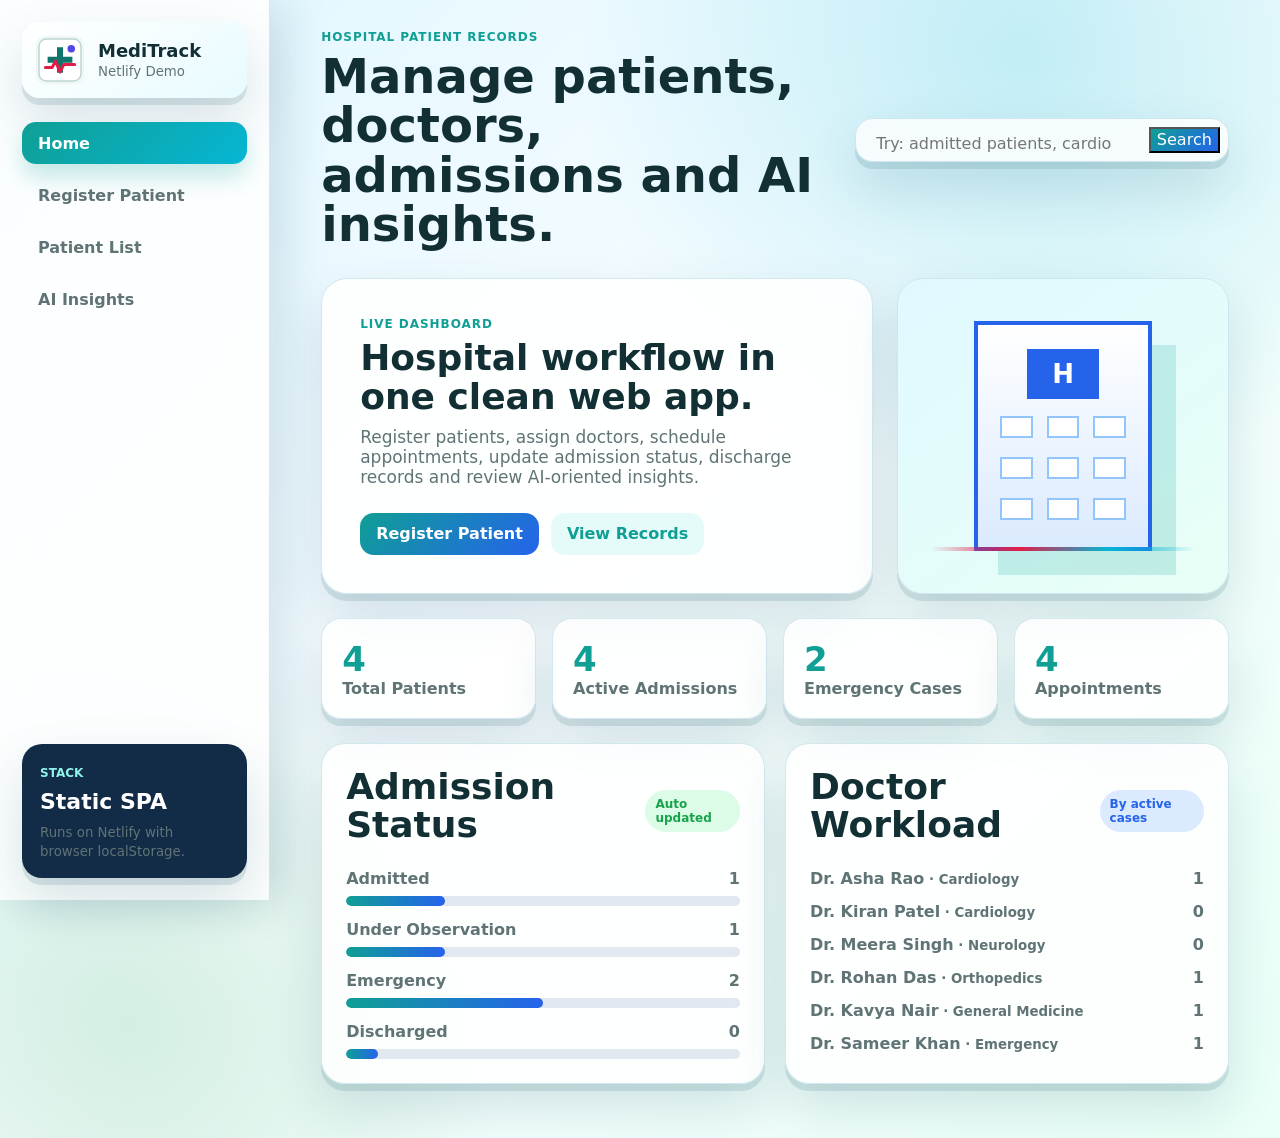
<file: Day8_HospitalPatientRecords/netlify-static/index.html>
<!doctype html>
<html lang="en">
<head>
  <meta charset="utf-8">
  <meta name="viewport" content="width=device-width, initial-scale=1">
  <title>Hospital Patient Records</title>
  <link rel="stylesheet" href="styles.css">
</head>
<body>
  <aside class="sidebar">
    <a class="brand" href="#home" aria-label="Hospital records home">
      <img src="assets/meditrack_logo.svg" alt="">
      <span>
        <strong>MediTrack</strong>
        <small>Netlify Demo</small>
      </span>
    </a>
    <nav class="nav">
      <a href="#home" class="nav-link active" data-view="home">Home</a>
      <a href="#register" class="nav-link" data-view="register">Register Patient</a>
      <a href="#records" class="nav-link" data-view="records">Patient List</a>
      <a href="#ai" class="nav-link" data-view="ai">AI Insights</a>
    </nav>
    <div class="side-card">
      <span>Stack</span>
      <strong>Static SPA</strong>
      <small>Runs on Netlify with browser localStorage.</small>
    </div>
  </aside>

  <main class="app">
    <header class="topbar">
      <div>
        <p class="eyebrow">Hospital Patient Records</p>
        <h1>Manage patients, doctors, admissions and AI insights.</h1>
      </div>
      <div class="search-box">
        <input id="smartSearch" type="search" placeholder="Try: admitted patients, cardiology, HP-1001">
        <button id="searchBtn" type="button">Search</button>
      </div>
    </header>

    <section id="home" class="view active-view">
      <div class="hero-grid">
        <article class="hero-card">
          <p class="eyebrow">Live Dashboard</p>
          <h2>Hospital workflow in one clean web app.</h2>
          <p>Register patients, assign doctors, schedule appointments, update admission status, discharge records and review AI-oriented insights.</p>
          <div class="hero-actions">
            <a class="button primary" href="#register" data-view="register">Register Patient</a>
            <a class="button ghost" href="#records" data-view="records">View Records</a>
          </div>
        </article>
        <article class="hospital-visual" aria-label="Hospital illustration">
          <div class="building">
            <span>H</span>
            <i></i><i></i><i></i><i></i><i></i><i></i><i></i><i></i><i></i>
          </div>
          <div class="pulse-line"></div>
        </article>
      </div>

      <div class="stats-grid" id="statsGrid"></div>
      <div class="dashboard-grid">
        <section class="panel">
          <div class="panel-head">
            <h2>Admission Status</h2>
            <span class="badge">Auto updated</span>
          </div>
          <div id="statusChart" class="bar-list"></div>
        </section>
        <section class="panel">
          <div class="panel-head">
            <h2>Doctor Workload</h2>
            <span class="badge blue">By active cases</span>
          </div>
          <div id="doctorWorkload" class="workload-list"></div>
        </section>
      </div>
    </section>

    <section id="register" class="view">
      <div class="section-title">
        <p class="eyebrow">Register Patient</p>
        <h2>Add patient, issue, doctor and appointment details.</h2>
      </div>
      <form id="patientForm" class="form-card">
        <input type="hidden" id="editId">
        <div class="form-grid">
          <label>Name<input id="name" required placeholder="Patient name"></label>
          <label>Age<input id="age" type="number" min="1" max="120" required placeholder="Age"></label>
          <label>Gender<select id="gender" required><option>Male</option><option>Female</option><option>Other</option></select></label>
          <label>Blood Group<select id="blood" required><option>O+</option><option>O-</option><option>A+</option><option>A-</option><option>B+</option><option>B-</option><option>AB+</option><option>AB-</option></select></label>
          <label>Phone<input id="phone" required placeholder="Phone number"></label>
          <label>Department<select id="dept" required></select></label>
          <label>Doctor<select id="doctor" required></select></label>
          <label>Ward<input id="ward" required placeholder="General / ICU / Emergency"></label>
          <label>Status<select id="status"><option>Admitted</option><option>Under Observation</option><option>Emergency</option><option>Discharged</option></select></label>
          <label>Appointment Date<input id="appointmentAt" type="datetime-local"></label>
          <label class="span-2">Patient Issue<textarea id="issue" required placeholder="Example: Chest pain, fever, fracture, breathing issue"></textarea></label>
          <label class="span-2">Address<textarea id="address" required placeholder="Patient address"></textarea></label>
          <label class="span-2">Appointment Notes<textarea id="appointmentNotes" placeholder="Follow-up notes, tests, review instructions"></textarea></label>
        </div>
        <div class="form-actions">
          <button class="button primary" type="submit">Save Patient</button>
          <button class="button ghost" type="button" id="resetForm">Clear</button>
        </div>
      </form>
    </section>

    <section id="records" class="view">
      <div class="section-title">
        <p class="eyebrow">Patient List</p>
        <h2>Search, view, edit and discharge records.</h2>
      </div>
      <div class="records-layout">
        <div class="record-list" id="patientList"></div>
        <aside class="detail-panel" id="detailPanel">
          <div class="empty-state">
            <strong>Select a patient</strong>
            <span>Patient details, AI summary and actions will appear here.</span>
          </div>
        </aside>
      </div>
    </section>

    <section id="ai" class="view">
      <div class="section-title">
        <p class="eyebrow">AI-Oriented Enhancements</p>
        <h2>Rule-based AI demo for summaries, risk, search and analytics.</h2>
      </div>
      <div class="ai-grid" id="aiGrid"></div>
    </section>
  </main>

  <div class="toast" id="toast" role="status" aria-live="polite"></div>
  <script src="app.js"></script>
</body>
</html>
</file>
<file: Day8_HospitalPatientRecords/netlify-static/styles.css>
:root {
  --bg: #eaf7ff;
  --panel: #ffffff;
  --ink: #123034;
  --muted: #607476;
  --line: #cfe6ee;
  --teal: #0f9f95;
  --blue: #2563eb;
  --cyan: #06b6d4;
  --green: #16a34a;
  --amber: #d97706;
  --red: #e11d48;
  --purple: #7c3aed;
  --shadow: 0 24px 52px rgba(31, 84, 110, .16), 0 7px 0 rgba(17, 84, 92, .13);
}

* { box-sizing: border-box; }
html { scroll-behavior: smooth; }
body {
  margin: 0;
  min-height: 100vh;
  color: var(--ink);
  font-family: Inter, "Segoe UI", system-ui, sans-serif;
  background:
    radial-gradient(circle at 80% 5%, rgba(6, 182, 212, .22), transparent 28rem),
    radial-gradient(circle at 10% 90%, rgba(22, 163, 74, .16), transparent 24rem),
    linear-gradient(135deg, #dff6ff, #f8fdff 48%, #e9fff7);
}

a { color: inherit; text-decoration: none; }
button, input, select, textarea { font: inherit; }

.sidebar {
  position: fixed;
  inset: 0 auto 0 0;
  width: 270px;
  padding: 22px;
  background: rgba(255, 255, 255, .86);
  border-right: 1px solid rgba(207, 230, 238, .9);
  box-shadow: 18px 0 42px rgba(31, 84, 110, .14);
  backdrop-filter: blur(18px);
  display: flex;
  flex-direction: column;
  gap: 24px;
}

.brand {
  display: flex;
  align-items: center;
  gap: 14px;
  padding: 14px;
  border-radius: 18px;
  background: linear-gradient(145deg, #fff, #e8fbff);
  box-shadow: var(--shadow);
}
.brand img { width: 48px; height: 48px; }
.brand strong { display: block; font-size: 18px; }
.brand small, .side-card small { color: var(--muted); }

.nav { display: grid; gap: 10px; }
.nav-link, .button {
  border: 0;
  cursor: pointer;
  display: inline-flex;
  align-items: center;
  justify-content: center;
  min-height: 42px;
  padding: 10px 16px;
  border-radius: 14px;
  font-weight: 800;
}
.nav-link {
  justify-content: flex-start;
  color: var(--muted);
}
.nav-link.active, .nav-link:hover {
  color: #fff;
  background: linear-gradient(135deg, var(--teal), var(--cyan));
  box-shadow: 0 14px 22px rgba(15, 159, 149, .22);
}
.side-card {
  margin-top: auto;
  padding: 18px;
  border-radius: 20px;
  background: #122b46;
  color: #fff;
  box-shadow: var(--shadow);
}
.side-card span { color: #8ff3ea; font-size: 12px; text-transform: uppercase; font-weight: 900; }
.side-card strong { display: block; margin: 8px 0; font-size: 22px; }

.app { margin-left: 270px; padding: 30px clamp(22px, 4vw, 54px) 54px; }
.topbar {
  display: flex;
  align-items: center;
  justify-content: space-between;
  gap: 24px;
  margin-bottom: 28px;
}
.eyebrow { margin: 0 0 8px; color: var(--teal); font-size: 12px; font-weight: 900; letter-spacing: .08em; text-transform: uppercase; }
h1, h2, h3, p { margin-top: 0; }
h1 { max-width: 720px; margin-bottom: 0; font-size: clamp(28px, 4vw, 48px); line-height: 1.03; }
h2 { font-size: clamp(24px, 3vw, 36px); line-height: 1.08; margin-bottom: 10px; }

.search-box {
  display: flex;
  gap: 10px;
  width: min(520px, 100%);
  padding: 8px;
  border-radius: 18px;
  background: rgba(255,255,255,.8);
  border: 1px solid var(--line);
  box-shadow: var(--shadow);
}
.search-box input {
  flex: 1;
  min-width: 0;
  border: 0;
  outline: 0;
  background: transparent;
  padding: 0 12px;
}
.search-box button, .primary {
  color: #fff;
  background: linear-gradient(135deg, var(--teal), var(--blue));
}
.ghost { color: var(--teal); background: #e4fbfa; }

.view { display: none; animation: fadeUp .28s ease both; }
.active-view { display: block; }
@keyframes fadeUp { from { opacity: 0; transform: translateY(10px); } }

.hero-grid { display: grid; grid-template-columns: 1.25fr .75fr; gap: 24px; }
.hero-card, .panel, .form-card, .detail-panel, .record-card, .ai-card, .stat-card {
  border: 1px solid rgba(207, 230, 238, .92);
  background: rgba(255,255,255,.88);
  box-shadow: var(--shadow);
  backdrop-filter: blur(14px);
}
.hero-card { padding: 38px; border-radius: 26px; min-height: 310px; }
.hero-card p:not(.eyebrow) { max-width: 620px; color: var(--muted); font-size: 17px; }
.hero-actions { display: flex; gap: 12px; margin-top: 26px; flex-wrap: wrap; }

.hospital-visual {
  min-height: 310px;
  border-radius: 26px;
  display: grid;
  place-items: center;
  position: relative;
  background: linear-gradient(145deg, #dff9ff, #e8fff6);
  border: 1px solid var(--line);
  overflow: hidden;
  box-shadow: var(--shadow);
}
.building {
  width: 178px;
  height: 230px;
  padding: 22px;
  display: grid;
  grid-template-columns: repeat(3, 1fr);
  gap: 14px;
  background: linear-gradient(180deg, #fff, #dbeafe);
  border: 4px solid var(--blue);
  box-shadow: 24px 24px 0 rgba(15, 159, 149, .18);
}
.building span {
  grid-column: 1 / -1;
  place-self: center;
  width: 72px;
  height: 50px;
  display: grid;
  place-items: center;
  color: #fff;
  font-size: 26px;
  font-weight: 900;
  background: var(--blue);
}
.building i { display: block; height: 22px; background: #fff; border: 2px solid #93c5fd; }
.pulse-line {
  position: absolute;
  left: 10%;
  right: 10%;
  bottom: 42px;
  height: 4px;
  background: linear-gradient(90deg, transparent, var(--red), var(--cyan), transparent);
}

.stats-grid { display: grid; grid-template-columns: repeat(4, 1fr); gap: 16px; margin: 24px 0; }
.stat-card { padding: 20px; border-radius: 20px; }
.stat-card strong { display: block; font-size: 34px; color: var(--teal); }
.stat-card span { color: var(--muted); font-weight: 800; }

.dashboard-grid { display: grid; grid-template-columns: 1fr 1fr; gap: 20px; }
.panel { padding: 24px; border-radius: 24px; }
.panel-head { display: flex; justify-content: space-between; align-items: center; gap: 14px; }
.badge { display: inline-flex; padding: 7px 10px; border-radius: 999px; color: var(--green); background: #dcfce7; font-size: 12px; font-weight: 900; }
.badge.blue { color: var(--blue); background: #dbeafe; }
.bar-row, .workload-row { margin-top: 14px; }
.bar-meta, .workload-row { display: flex; justify-content: space-between; gap: 16px; color: var(--muted); font-weight: 800; }
.bar { height: 10px; margin-top: 8px; border-radius: 999px; background: #e2e8f0; overflow: hidden; }
.bar span { display: block; height: 100%; border-radius: inherit; background: linear-gradient(90deg, var(--teal), var(--blue)); }

.section-title { margin: 20px 0 22px; }
.form-card { padding: 24px; border-radius: 24px; }
.form-grid { display: grid; grid-template-columns: repeat(2, minmax(0, 1fr)); gap: 16px; }
label { color: var(--ink); font-size: 13px; font-weight: 900; }
input, select, textarea {
  width: 100%;
  margin-top: 7px;
  border: 1px solid var(--line);
  border-radius: 14px;
  padding: 12px 13px;
  outline: 0;
  background: #fff;
}
textarea { min-height: 90px; resize: vertical; }
.span-2 { grid-column: span 2; }
.form-actions { display: flex; gap: 12px; margin-top: 18px; }

.records-layout { display: grid; grid-template-columns: minmax(0, 1.25fr) 390px; gap: 20px; align-items: start; }
.record-list { display: grid; gap: 14px; }
.record-card {
  display: grid;
  grid-template-columns: auto 1fr auto;
  gap: 16px;
  align-items: center;
  padding: 18px;
  border-radius: 22px;
  cursor: pointer;
}
.record-card:hover { transform: translateY(-2px); }
.avatar {
  width: 58px;
  height: 58px;
  display: grid;
  place-items: center;
  color: #fff;
  border-radius: 18px;
  background: linear-gradient(135deg, var(--teal), var(--blue));
  font-weight: 900;
  font-size: 20px;
}
.record-card h3 { margin: 0 0 5px; }
.record-card p { margin: 0; color: var(--muted); }
.status-pill {
  padding: 8px 11px;
  border-radius: 999px;
  font-size: 12px;
  font-weight: 900;
  color: var(--blue);
  background: #dbeafe;
}
.status-pill.emergency { color: var(--red); background: #ffe4e6; }
.status-pill.discharged { color: var(--green); background: #dcfce7; }
.status-pill.observation { color: var(--amber); background: #fef3c7; }

.detail-panel { position: sticky; top: 22px; min-height: 340px; padding: 22px; border-radius: 24px; }
.empty-state { display: grid; place-items: center; min-height: 260px; text-align: center; color: var(--muted); }
.detail-list { display: grid; gap: 10px; margin: 18px 0; }
.detail-list div { display: flex; justify-content: space-between; gap: 14px; padding-bottom: 10px; border-bottom: 1px dashed var(--line); }
.detail-list span { color: var(--muted); }
.risk { padding: 14px; border-radius: 18px; background: #ecfeff; color: var(--teal); font-weight: 900; }
.risk.high { background: #ffe4e6; color: var(--red); }
.risk.medium { background: #fef3c7; color: var(--amber); }
.detail-actions { display: flex; flex-wrap: wrap; gap: 10px; margin-top: 16px; }

.ai-grid { display: grid; grid-template-columns: repeat(3, minmax(0, 1fr)); gap: 18px; }
.ai-card { padding: 22px; border-radius: 22px; }
.ai-icon { width: 48px; height: 48px; display: grid; place-items: center; border-radius: 15px; color: #fff; background: linear-gradient(135deg, var(--purple), var(--cyan)); font-weight: 900; }
.ai-card h3 { margin: 16px 0 8px; }
.ai-card p, .ai-card li { color: var(--muted); }
.ai-card ul { padding-left: 19px; margin-bottom: 0; }

.toast {
  position: fixed;
  right: 24px;
  bottom: 24px;
  transform: translateY(90px);
  opacity: 0;
  padding: 14px 18px;
  border-radius: 16px;
  color: #fff;
  background: #122b46;
  box-shadow: var(--shadow);
  transition: .25s ease;
  font-weight: 800;
}
.toast.show { opacity: 1; transform: translateY(0); }

@media (max-width: 1050px) {
  .sidebar { position: static; width: auto; min-height: auto; }
  .app { margin-left: 0; }
  .topbar, .hero-grid, .dashboard-grid, .records-layout { grid-template-columns: 1fr; display: grid; }
  .stats-grid, .ai-grid { grid-template-columns: repeat(2, 1fr); }
  .detail-panel { position: static; }
}
@media (max-width: 680px) {
  .app { padding: 20px; }
  .form-grid, .stats-grid, .ai-grid { grid-template-columns: 1fr; }
  .span-2 { grid-column: auto; }
  .record-card { grid-template-columns: 1fr; }
}
</file>
